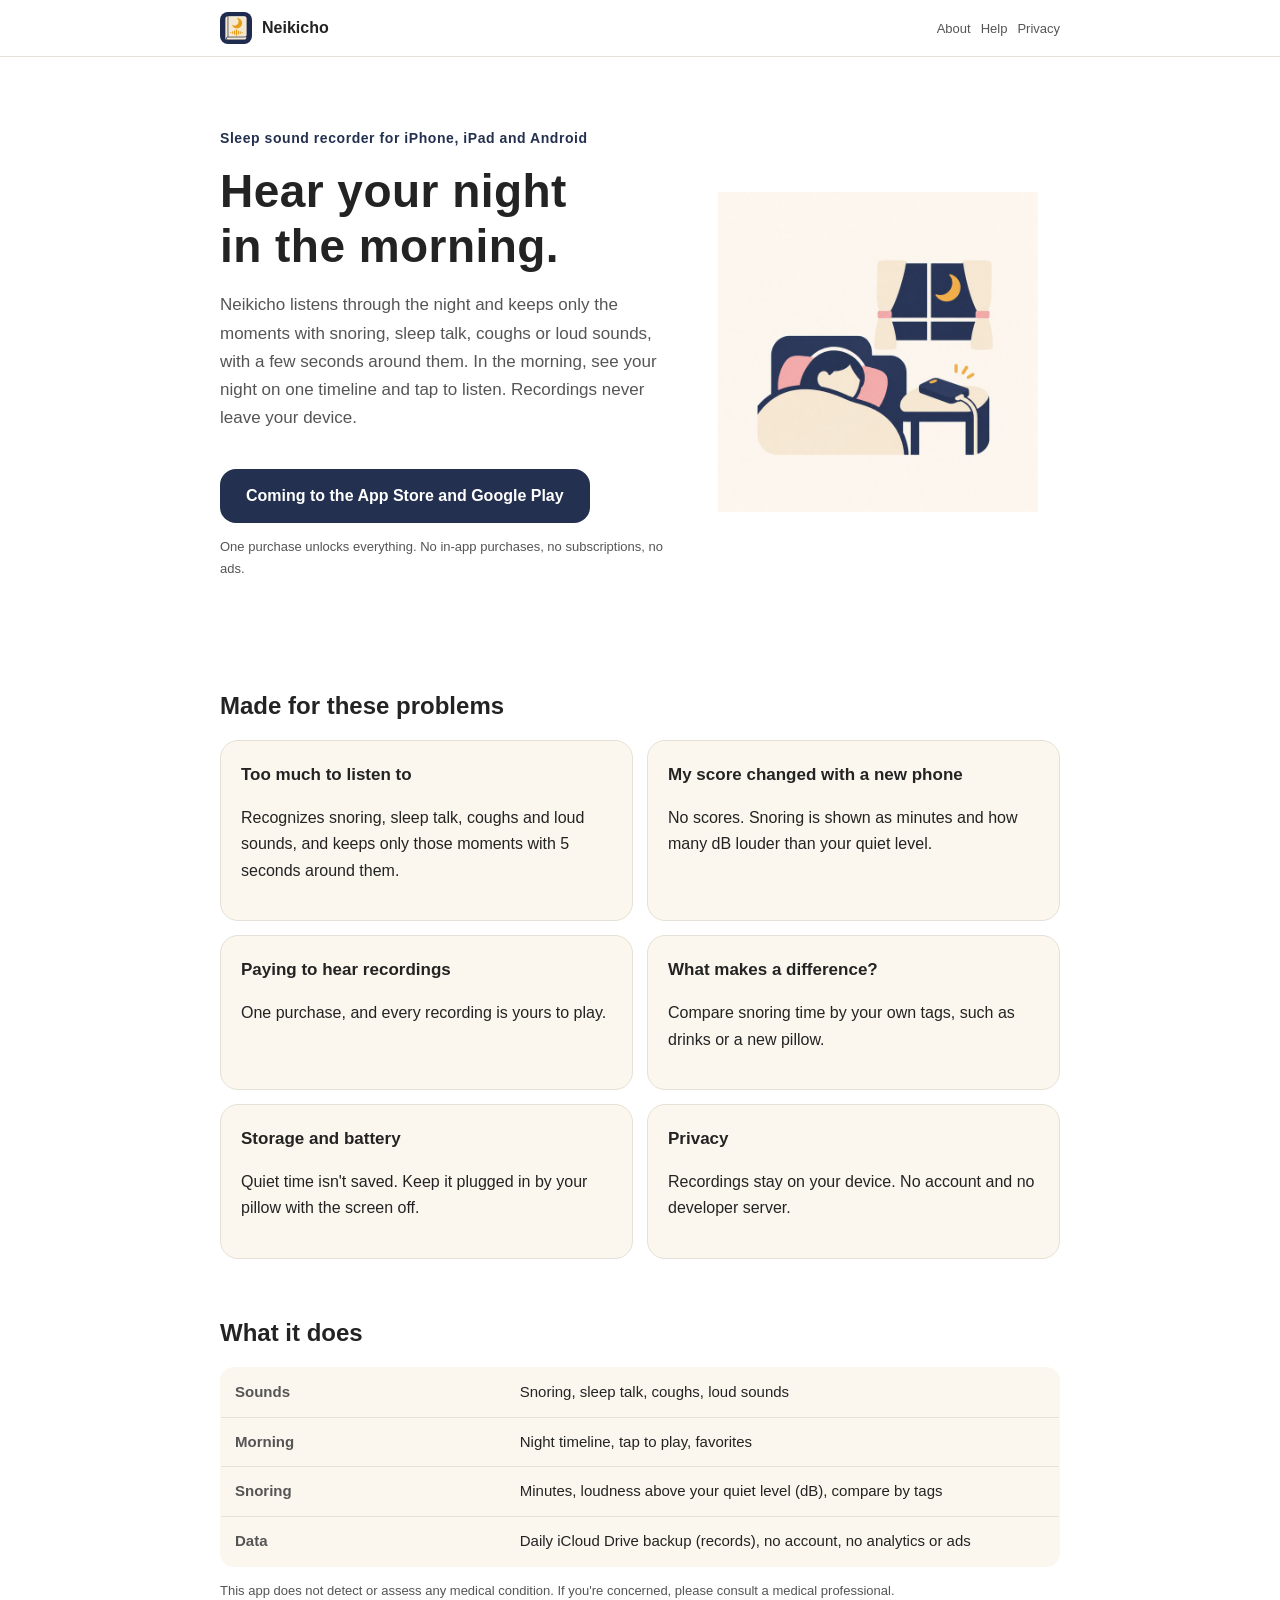
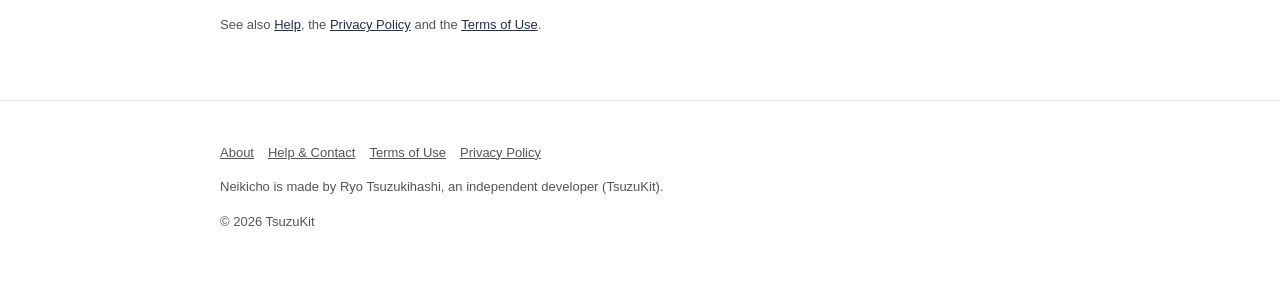
<file: index.html>
<!DOCTYPE html>
<html lang="ja" data-title-ja="ねいきちょう｜いびき・寝言の録音" data-title-en="Neikicho | Snore &amp; sleep talk recorder">
<head>
<meta charset="UTF-8">
<meta name="viewport" content="width=device-width, initial-scale=1">
<script>(function(){var l=navigator.languages&&navigator.languages.length?navigator.languages:[navigator.language||"ja"],p="en";for(var i=0;i<l.length;i++){var c=String(l[i]).toLowerCase();if(c.indexOf("ja")===0){p="ja";break}if(c.indexOf("en")===0){p="en";break}}var d=document.documentElement;d.lang=p;var t=d.getAttribute("data-title-"+p);if(t){document.title=t}})();</script>
<title>ねいきちょう｜いびき・寝言の録音</title>
<meta name="description" content="一晩の音から、いびき・寝言・せきの所だけを前後つきで残し、朝に夜の流れを1本の帯で見るアプリ。録った音は端末の中だけ。買い切り・広告なし。 / Keeps only snoring, sleep talk and coughs from a whole night, and shows your night on a timeline in the morning. Recordings stay on your device. One purchase, no ads.">
<meta property="og:title" content="ねいきちょう｜いびき・寝言の録音">
<meta property="og:description" content="一晩の音から、いびき・寝言・せきの所だけを前後つきで残し、朝に夜の流れを1本の帯で見るアプリ。録った音は端末の中だけ。買い切り・広告なし。">
<meta property="og:type" content="website">
<meta property="og:url" content="https://neikicho.tsuzukit.com/">
<meta property="og:image" content="https://neikicho.tsuzukit.com/assets/og.jpg">
<link rel="icon" href="assets/icon.png">
<link rel="apple-touch-icon" href="assets/icon.png">
<link rel="stylesheet" href="style.css">
</head>
<body>
<div data-l="ja" lang="ja">
<header class="site"><div class="wrap">
<a class="brand" href="./"><img src="assets/icon.png" alt="" width="32" height="32">ねいきちょう</a>
<nav class="site"><a href="./">紹介</a><a href="support.html">使い方</a><a href="privacy.html">プライバシー</a></nav>
</div></header>
<main class="wrap">
<section class="hero">
<div>
<p class="eyebrow">iPhone・iPad・Android の睡眠レコーダー</p>
<h1>夜の音を、<br>朝に読む。</h1>
<p class="lead">寝ているあいだの音を一晩聞いて、いびき・寝言・せき・大きな音があった所だけを、前後つきで残します。朝、夜の流れを1本の帯で見て、聞きたい所を押して聞けます。録った音は端末の外に送りません。</p>
<a class="cta" href="#store" id="store">App Store・Google Play で配信予定</a>
<p class="note">買い切りで全部の機能が使えます。アプリ内課金・サブスクリプション・広告はありません。</p>
</div>
<img src="assets/hero.jpg" alt="夜の帯に音のある所だけが立つイラスト" width="360">
</section>

<h2>こんな困りごとのために</h2>
<div class="grid two">
<div class="card"><h3>何でも録られて聞くのが大変</h3><p>いびき・寝言・せき・大きな音を見分けて、その所だけを前後5秒つきで残します。</p></div>
<div class="card"><h3>機種を変えたら点数が変わった</h3><p>点数を出しません。いびきは「何分あったか」と「静かなときより何 dB 大きいか」で。</p></div>
<div class="card"><h3>録音を聞くのに追加のお金</h3><p>買い切りで、録った音は全部聞けます。</p></div>
<div class="card"><h3>何をすると変わるか知りたい</h3><p>お酒・枕など、自分で付けた札ごとに、いびきの時間を比べられます。</p></div>
<div class="card"><h3>容量と電池が心配</h3><p>静かな時間は残しません。枕元で充電につないで、画面を消して使えます。</p></div>
<div class="card"><h3>人に聞かれたくない</h3><p>録った音は端末の中だけ。アカウントも、開発者のサーバーもありません。</p></div>
</div>

<h2>できること</h2>
<table>
<tr><th>見分ける音</th><td>いびき・寝言・せき・大きな音</td></tr>
<tr><th>朝</th><td>夜の帯・押して再生・お気に入り</td></tr>
<tr><th>いびき</th><td>時間（分）・静かなときからの大きさ（dB）・札ごとの比べ</td></tr>
<tr><th>データ</th><td>iCloud Drive の毎日の控え（記録）・アカウントなし・解析と広告なし</td></tr>
</table>
<p class="note">病気を見つけたり、判断したりするアプリではありません。気になるときは医療機関にご相談ください。</p>
<p class="note"><a href="support.html">使い方</a>・<a href="privacy.html">プライバシーポリシー</a>・<a href="terms.html">利用規約</a>もご覧ください。</p>
</main>
<footer class="site"><div class="wrap">
<p><a href="./">紹介</a><a href="support.html">使い方とお問い合わせ</a><a href="terms.html">利用規約</a><a href="privacy.html">プライバシーポリシー</a></p>
<p>ねいきちょうは、個人開発者の續橋涼（TsuzuKit）が作っているアプリです。</p>
<p>© 2026 TsuzuKit</p>
</div></footer>
</div>
<div data-l="en" lang="en">
<header class="site"><div class="wrap">
<a class="brand" href="./"><img src="assets/icon.png" alt="" width="32" height="32">Neikicho</a>
<nav class="site"><a href="./">About</a><a href="support.html">Help</a><a href="privacy.html">Privacy</a></nav>
</div></header>
<main class="wrap">
<section class="hero">
<div>
<p class="eyebrow">Sleep sound recorder for iPhone, iPad and Android</p>
<h1>Hear your night<br>in the morning.</h1>
<p class="lead">Neikicho listens through the night and keeps only the moments with snoring, sleep talk, coughs or loud sounds, with a few seconds around them. In the morning, see your night on one timeline and tap to listen. Recordings never leave your device.</p>
<a class="cta" href="#store" id="store">Coming to the App Store and Google Play</a>
<p class="note">One purchase unlocks everything. No in-app purchases, no subscriptions, no ads.</p>
</div>
<img src="assets/hero.jpg" alt="Illustration of a night timeline with a few sound peaks" width="360">
</section>

<h2>Made for these problems</h2>
<div class="grid two">
<div class="card"><h3>Too much to listen to</h3><p>Recognizes snoring, sleep talk, coughs and loud sounds, and keeps only those moments with 5 seconds around them.</p></div>
<div class="card"><h3>My score changed with a new phone</h3><p>No scores. Snoring is shown as minutes and how many dB louder than your quiet level.</p></div>
<div class="card"><h3>Paying to hear recordings</h3><p>One purchase, and every recording is yours to play.</p></div>
<div class="card"><h3>What makes a difference?</h3><p>Compare snoring time by your own tags, such as drinks or a new pillow.</p></div>
<div class="card"><h3>Storage and battery</h3><p>Quiet time isn't saved. Keep it plugged in by your pillow with the screen off.</p></div>
<div class="card"><h3>Privacy</h3><p>Recordings stay on your device. No account and no developer server.</p></div>
</div>

<h2>What it does</h2>
<table>
<tr><th>Sounds</th><td>Snoring, sleep talk, coughs, loud sounds</td></tr>
<tr><th>Morning</th><td>Night timeline, tap to play, favorites</td></tr>
<tr><th>Snoring</th><td>Minutes, loudness above your quiet level (dB), compare by tags</td></tr>
<tr><th>Data</th><td>Daily iCloud Drive backup (records), no account, no analytics or ads</td></tr>
</table>
<p class="note">This app does not detect or assess any medical condition. If you're concerned, please consult a medical professional.</p>
<p class="note">See also <a href="support.html">Help</a>, the <a href="privacy.html">Privacy Policy</a> and the <a href="terms.html">Terms of Use</a>.</p>
</main>
<footer class="site"><div class="wrap">
<p><a href="./">About</a><a href="support.html">Help & Contact</a><a href="terms.html">Terms of Use</a><a href="privacy.html">Privacy Policy</a></p>
<p>Neikicho is made by Ryo Tsuzukihashi, an independent developer (TsuzuKit).</p>
<p>© 2026 TsuzuKit</p>
</div></footer>
</div>
</body>
</html>
</file>
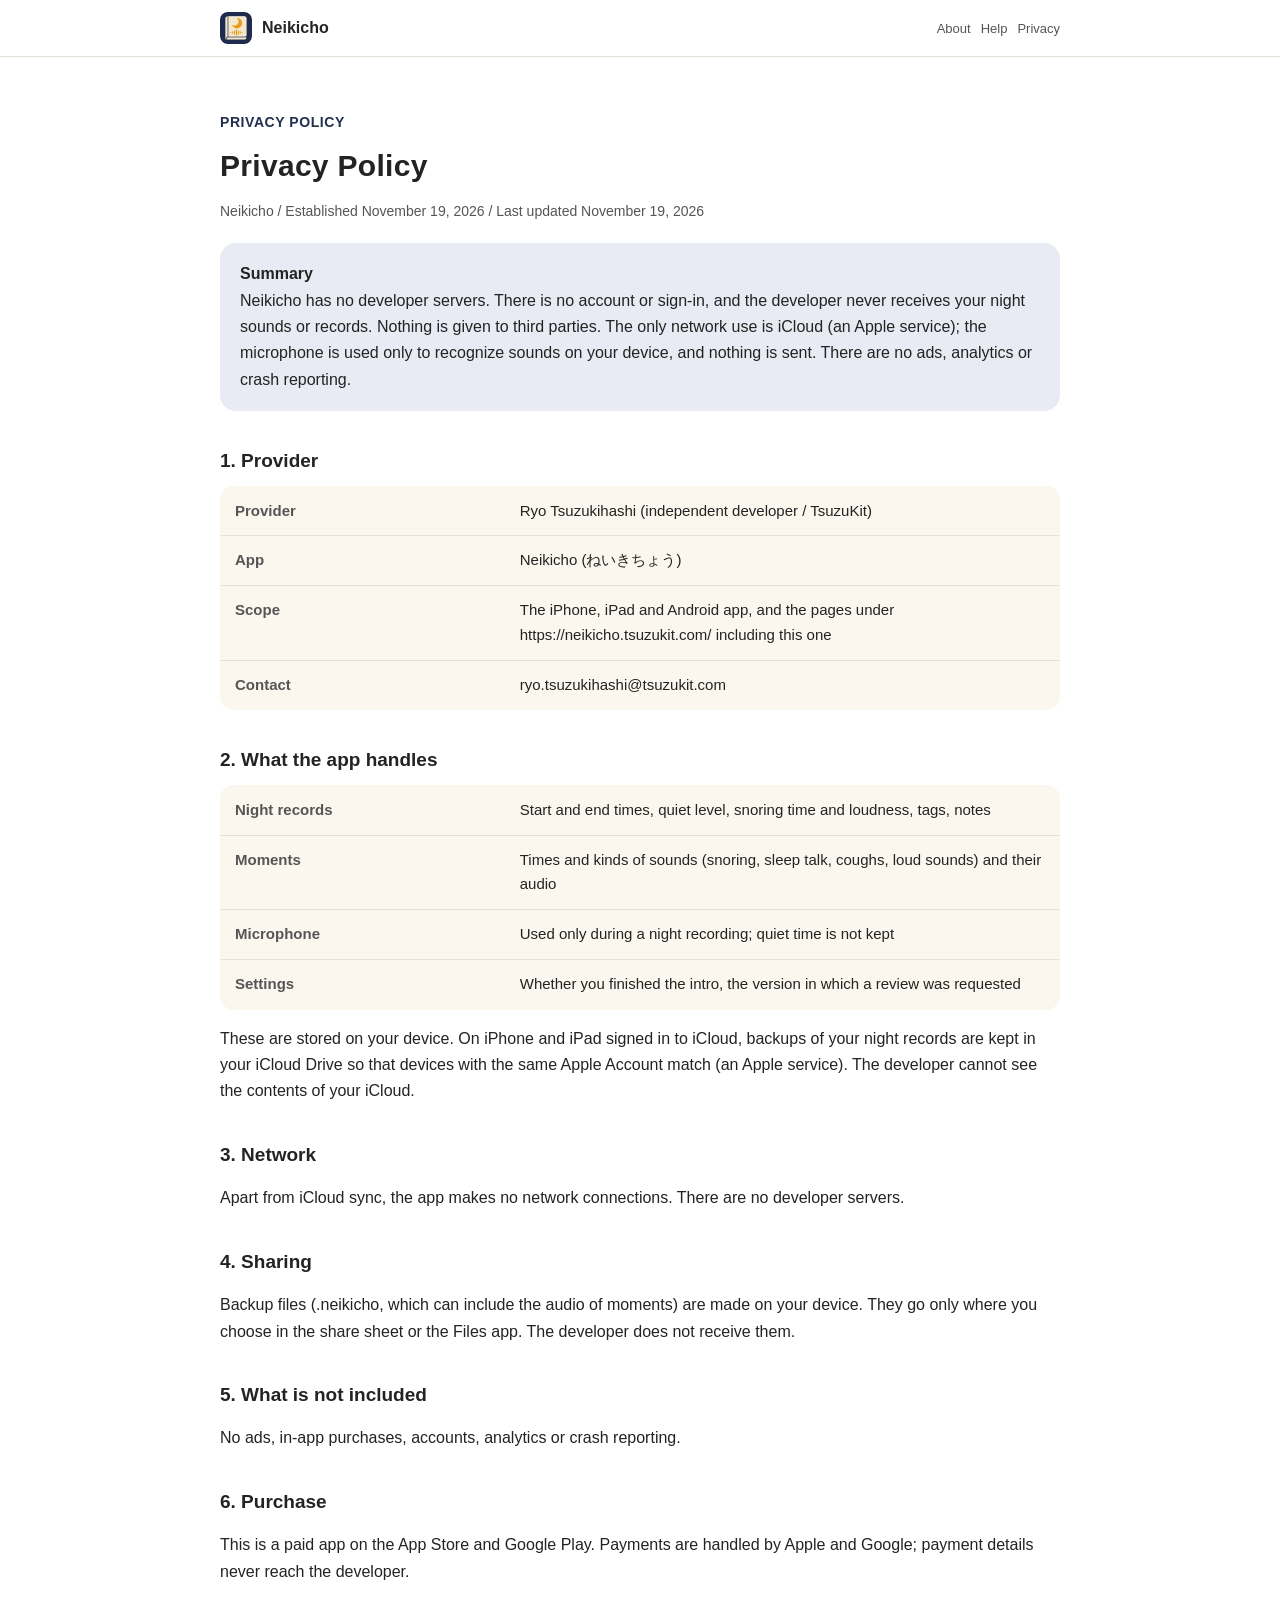
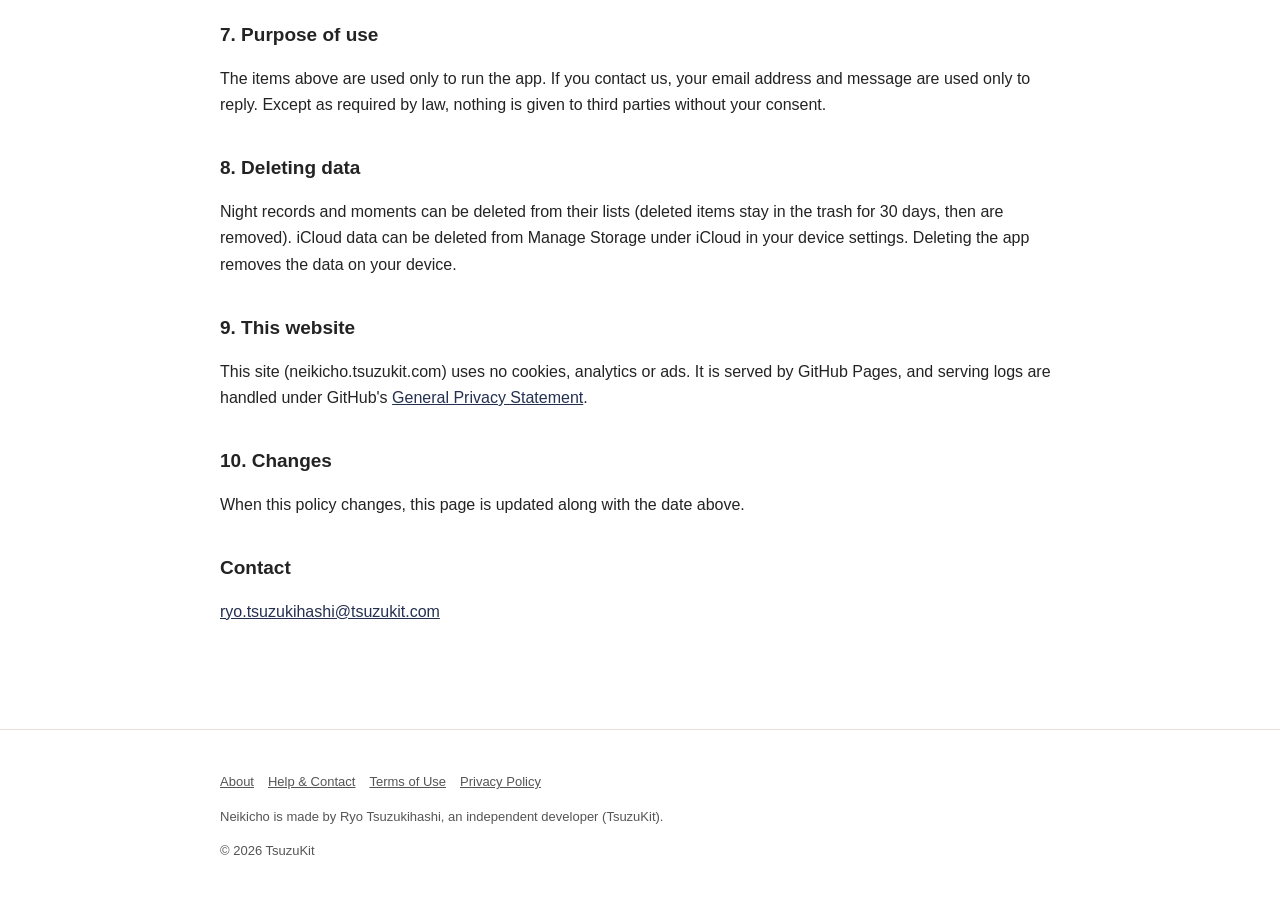
<file: privacy.html>
<!DOCTYPE html>
<html lang="ja" data-title-ja="プライバシーポリシー - ねいきちょう" data-title-en="Privacy Policy - Neikicho">
<head>
<meta charset="UTF-8">
<meta name="viewport" content="width=device-width, initial-scale=1">
<script>(function(){var l=navigator.languages&&navigator.languages.length?navigator.languages:[navigator.language||"ja"],p="en";for(var i=0;i<l.length;i++){var c=String(l[i]).toLowerCase();if(c.indexOf("ja")===0){p="ja";break}if(c.indexOf("en")===0){p="en";break}}var d=document.documentElement;d.lang=p;var t=d.getAttribute("data-title-"+p);if(t){document.title=t}})();</script>
<title>プライバシーポリシー - ねいきちょう</title>
<meta name="description" content="ねいきちょうのプライバシーポリシー。開発者は個人情報を集めません。録った音は端末の外に送りません。 / Privacy Policy for Neikicho. The developer collects no personal information. Recordings never leave your device.">
<meta property="og:title" content="プライバシーポリシー - ねいきちょう">
<meta property="og:description" content="ねいきちょうのプライバシーポリシー。開発者は個人情報を集めません。録った音は端末の外に送りません。">
<meta property="og:type" content="website">
<meta property="og:url" content="https://neikicho.tsuzukit.com/privacy.html">
<meta property="og:image" content="https://neikicho.tsuzukit.com/assets/og.jpg">
<link rel="icon" href="assets/icon.png">
<link rel="apple-touch-icon" href="assets/icon.png">
<link rel="stylesheet" href="style.css">
</head>
<body>
<div data-l="ja" lang="ja">
<header class="site"><div class="wrap">
<a class="brand" href="./"><img src="assets/icon.png" alt="" width="32" height="32">ねいきちょう</a>
<nav class="site"><a href="./">紹介</a><a href="support.html">使い方</a><a href="privacy.html">プライバシー</a></nav>
</div></header>
<main class="wrap">
<article class="doc">
<p class="eyebrow">PRIVACY POLICY</p>
<h1>プライバシーポリシー</h1>
<p class="meta">ねいきちょう／制定日 2026年11月19日／改定日 2026年11月19日</p>
<div class="summary"><strong>このポリシーの要旨</strong><br>ねいきちょうは、開発者のサーバーを持たないアプリです。アカウント登録やログインはなく、開発者があなたの夜の音や記録を受け取ることはありません。第三者に渡すこともありません。通信は iCloud（Apple のサービス）だけで、マイクの音は端末の中で見分けるだけで、送信しません。広告、分析ツール、クラッシュを報告する仕組みは入れていません。</div>
<h2>1. 提供者</h2>
<table>
<tr><th>提供者</th><td>續橋涼（個人開発者 / TsuzuKit）</td></tr>
<tr><th>アプリ名</th><td>ねいきちょう（英語名 Neikicho）</td></tr>
<tr><th>対象</th><td>iPhone・iPad・Android 向けアプリと、このページを含む https://neikicho.tsuzukit.com/ 配下のページ</td></tr>
<tr><th>連絡先</th><td>ryo.tsuzukihashi@tsuzukit.com</td></tr>
</table>
<h2>2. アプリが扱うもの</h2>
<table>
<tr><th>夜の記録</th><td>始めた時刻・終えた時刻・静かさ・いびきの時間と大きさ・札・メモ</td></tr>
<tr><th>区間</th><td>音のあった所の時刻・種類（いびき・寝言・せき・大きな音）・その所の音声</td></tr>
<tr><th>マイク</th><td>夜の記録のあいだだけ使います。静かな時間の音は残しません</td></tr>
<tr><th>アプリの設定</th><td>案内を終えたかどうか・レビューのお願いを出した版</td></tr>
</table>
<p>これらは端末の中に保存します。iCloud に入っている iPhone・iPad では、夜の記録の控えをあなたの iCloud Drive に置き、同じ Apple アカウントの端末でそろえます（Apple のサービス）。開発者は、あなたの iCloud の中身を見ることはできません。</p>
<h2>3. 通信</h2>
<p>iCloud との同期のほかに、通信はしません。開発者のサーバーはありません。</p>
<h2>4. 書き出し</h2>
<p>控えのファイル（.neikicho・区間の音声を含めることができます）は端末の中で作ります。送り先は、あなたが共有の画面やファイル App で選んだ場所です。開発者には届きません。</p>
<h2>5. 入れていないもの</h2>
<p>広告・アプリ内課金・アカウント登録・分析ツール・クラッシュの報告は入れていません。</p>
<h2>6. 購入</h2>
<p>本アプリは App Store と Google Play の有料アプリです。お支払いは Apple・Google が処理し、支払いの情報は開発者には届きません。</p>
<h2>7. 情報を使う目的</h2>
<p>上のものは、アプリを動かすためだけに使います。お問い合わせをいただいたときは、メールアドレスと内容をお返事のためだけに使います。法令にもとづく場合を除き、本人の同意なく第三者に渡すことはありません。</p>
<h2>8. 消したいとき</h2>
<p>夜の記録と区間は、それぞれの一覧から消せます（消したものはゴミ箱に30日残り、そのあと消えます）。iCloud の記録は、端末の設定の iCloud の「ストレージを管理」から消せます。アプリを消すと、端末の中のデータは消えます。</p>
<h2>9. このウェブサイトについて</h2>
<p>このサイト（neikicho.tsuzukit.com）は、Cookie も、アクセスを計測する仕組みも、広告も使っていません。サイトは GitHub Pages で配信しており、配信の記録は GitHub の <a href="https://docs.github.com/ja/site-policy/privacy-policies/github-general-privacy-statement">プライバシーについての声明</a> に沿って扱われます。</p>
<h2>10. 改定</h2>
<p>このポリシーを変えるときは、このページを書きかえ、上の改定日を新しくします。</p>
<h2>お問い合わせ</h2>
<p><a href="mailto:ryo.tsuzukihashi@tsuzukit.com">ryo.tsuzukihashi@tsuzukit.com</a></p>
</article>
</main>
<footer class="site"><div class="wrap">
<p><a href="./">紹介</a><a href="support.html">使い方とお問い合わせ</a><a href="terms.html">利用規約</a><a href="privacy.html">プライバシーポリシー</a></p>
<p>ねいきちょうは、個人開発者の續橋涼（TsuzuKit）が作っているアプリです。</p>
<p>© 2026 TsuzuKit</p>
</div></footer>
</div>
<div data-l="en" lang="en">
<header class="site"><div class="wrap">
<a class="brand" href="./"><img src="assets/icon.png" alt="" width="32" height="32">Neikicho</a>
<nav class="site"><a href="./">About</a><a href="support.html">Help</a><a href="privacy.html">Privacy</a></nav>
</div></header>
<main class="wrap">
<article class="doc">
<p class="eyebrow">PRIVACY POLICY</p>
<h1>Privacy Policy</h1>
<p class="meta">Neikicho / Established November 19, 2026 / Last updated November 19, 2026</p>
<div class="summary"><strong>Summary</strong><br>Neikicho has no developer servers. There is no account or sign-in, and the developer never receives your night sounds or records. Nothing is given to third parties. The only network use is iCloud (an Apple service); the microphone is used only to recognize sounds on your device, and nothing is sent. There are no ads, analytics or crash reporting.</div>
<h2>1. Provider</h2>
<table>
<tr><th>Provider</th><td>Ryo Tsuzukihashi (independent developer / TsuzuKit)</td></tr>
<tr><th>App</th><td>Neikicho (ねいきちょう)</td></tr>
<tr><th>Scope</th><td>The iPhone, iPad and Android app, and the pages under https://neikicho.tsuzukit.com/ including this one</td></tr>
<tr><th>Contact</th><td>ryo.tsuzukihashi@tsuzukit.com</td></tr>
</table>
<h2>2. What the app handles</h2>
<table>
<tr><th>Night records</th><td>Start and end times, quiet level, snoring time and loudness, tags, notes</td></tr>
<tr><th>Moments</th><td>Times and kinds of sounds (snoring, sleep talk, coughs, loud sounds) and their audio</td></tr>
<tr><th>Microphone</th><td>Used only during a night recording; quiet time is not kept</td></tr>
<tr><th>Settings</th><td>Whether you finished the intro, the version in which a review was requested</td></tr>
</table>
<p>These are stored on your device. On iPhone and iPad signed in to iCloud, backups of your night records are kept in your iCloud Drive so that devices with the same Apple Account match (an Apple service). The developer cannot see the contents of your iCloud.</p>
<h2>3. Network</h2>
<p>Apart from iCloud sync, the app makes no network connections. There are no developer servers.</p>
<h2>4. Sharing</h2>
<p>Backup files (.neikicho, which can include the audio of moments) are made on your device. They go only where you choose in the share sheet or the Files app. The developer does not receive them.</p>
<h2>5. What is not included</h2>
<p>No ads, in-app purchases, accounts, analytics or crash reporting.</p>
<h2>6. Purchase</h2>
<p>This is a paid app on the App Store and Google Play. Payments are handled by Apple and Google; payment details never reach the developer.</p>
<h2>7. Purpose of use</h2>
<p>The items above are used only to run the app. If you contact us, your email address and message are used only to reply. Except as required by law, nothing is given to third parties without your consent.</p>
<h2>8. Deleting data</h2>
<p>Night records and moments can be deleted from their lists (deleted items stay in the trash for 30 days, then are removed). iCloud data can be deleted from Manage Storage under iCloud in your device settings. Deleting the app removes the data on your device.</p>
<h2>9. This website</h2>
<p>This site (neikicho.tsuzukit.com) uses no cookies, analytics or ads. It is served by GitHub Pages, and serving logs are handled under GitHub's <a href="https://docs.github.com/en/site-policy/privacy-policies/github-general-privacy-statement">General Privacy Statement</a>.</p>
<h2>10. Changes</h2>
<p>When this policy changes, this page is updated along with the date above.</p>
<h2>Contact</h2>
<p><a href="mailto:ryo.tsuzukihashi@tsuzukit.com">ryo.tsuzukihashi@tsuzukit.com</a></p>
</article>
</main>
<footer class="site"><div class="wrap">
<p><a href="./">About</a><a href="support.html">Help & Contact</a><a href="terms.html">Terms of Use</a><a href="privacy.html">Privacy Policy</a></p>
<p>Neikicho is made by Ryo Tsuzukihashi, an independent developer (TsuzuKit).</p>
<p>© 2026 TsuzuKit</p>
</div></footer>
</div>
</body>
</html>
</file>
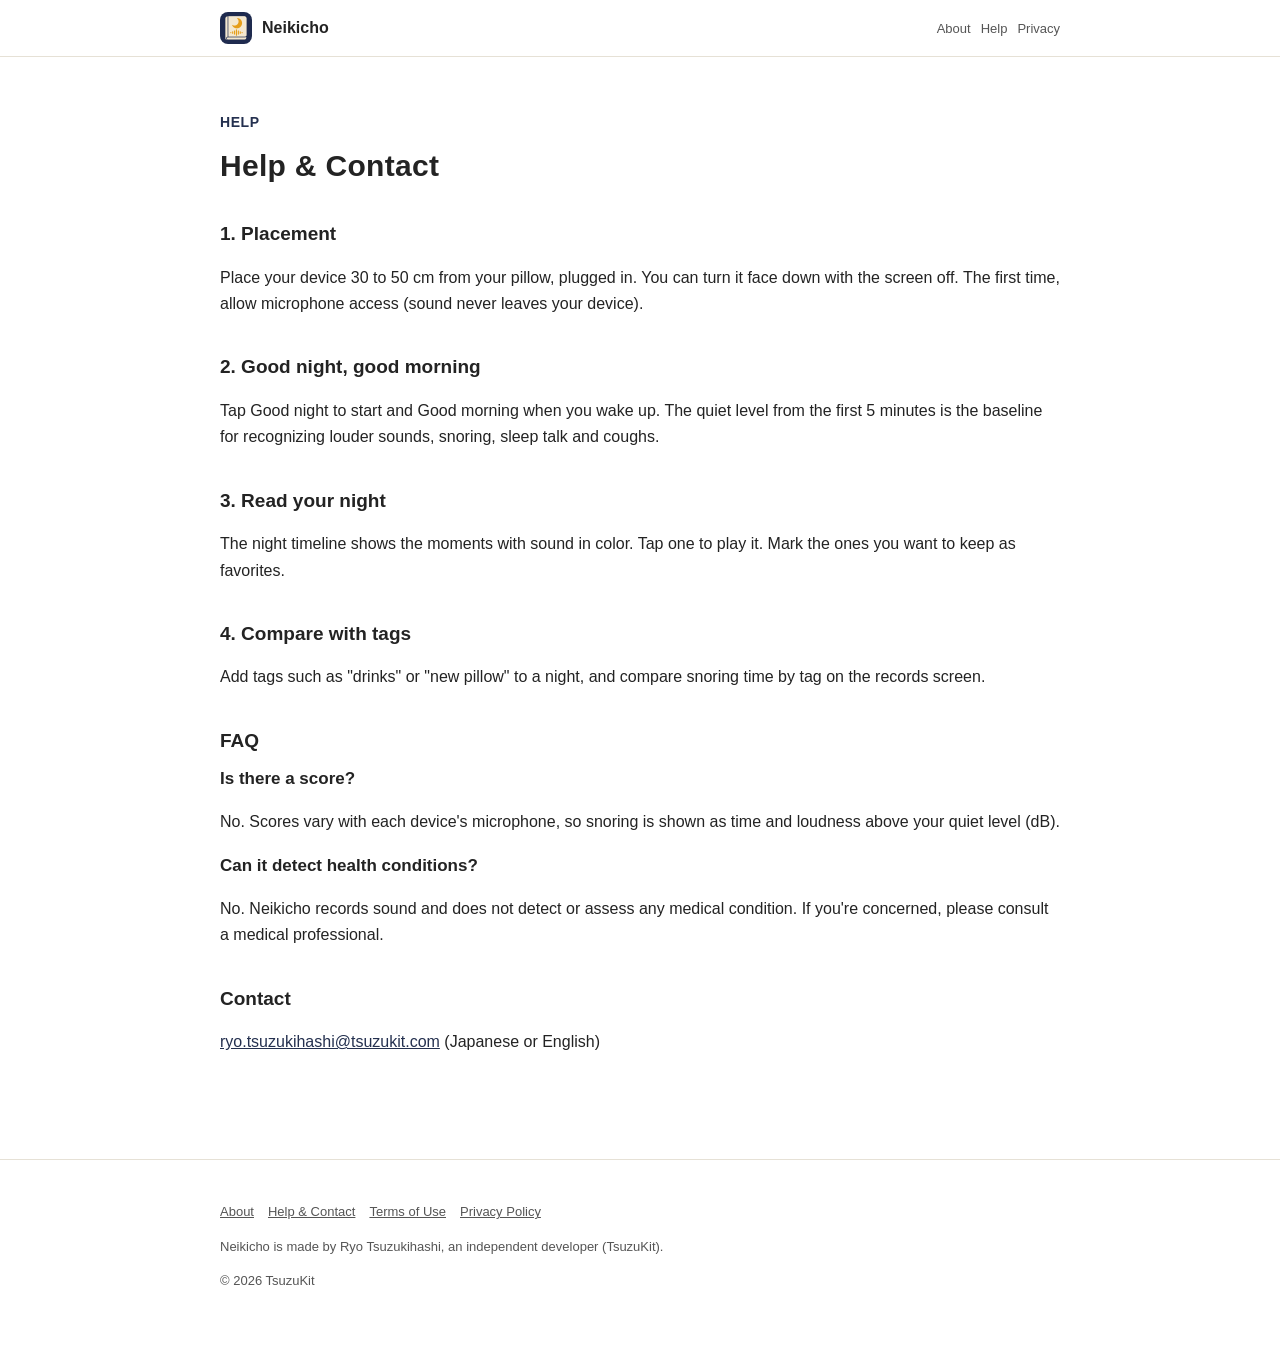
<file: support.html>
<!DOCTYPE html>
<html lang="ja" data-title-ja="使い方とお問い合わせ - ねいきちょう" data-title-en="Help &amp; Contact - Neikicho">
<head>
<meta charset="UTF-8">
<meta name="viewport" content="width=device-width, initial-scale=1">
<script>(function(){var l=navigator.languages&&navigator.languages.length?navigator.languages:[navigator.language||"ja"],p="en";for(var i=0;i<l.length;i++){var c=String(l[i]).toLowerCase();if(c.indexOf("ja")===0){p="ja";break}if(c.indexOf("en")===0){p="en";break}}var d=document.documentElement;d.lang=p;var t=d.getAttribute("data-title-"+p);if(t){document.title=t}})();</script>
<title>使い方とお問い合わせ - ねいきちょう</title>
<meta name="description" content="ねいきちょうの使い方（置き方・朝の帯・いびきの時間と大きさ・札）とよくあるご質問、お問い合わせ。 / How to use Neikicho (placement, the morning timeline, snoring time and loudness, tags), FAQ and contact.">
<meta property="og:title" content="使い方とお問い合わせ - ねいきちょう">
<meta property="og:description" content="ねいきちょうの使い方（置き方・朝の帯・いびきの時間と大きさ・札）とよくあるご質問、お問い合わせ。">
<meta property="og:type" content="website">
<meta property="og:url" content="https://neikicho.tsuzukit.com/support.html">
<meta property="og:image" content="https://neikicho.tsuzukit.com/assets/og.jpg">
<link rel="icon" href="assets/icon.png">
<link rel="apple-touch-icon" href="assets/icon.png">
<link rel="stylesheet" href="style.css">
</head>
<body>
<div data-l="ja" lang="ja">
<header class="site"><div class="wrap">
<a class="brand" href="./"><img src="assets/icon.png" alt="" width="32" height="32">ねいきちょう</a>
<nav class="site"><a href="./">紹介</a><a href="support.html">使い方</a><a href="privacy.html">プライバシー</a></nav>
</div></header>
<main class="wrap">
<article class="doc">
<p class="eyebrow">HELP</p>
<h1>使い方とお問い合わせ</h1>
<h2>1. 置き方</h2>
<p>枕元の 30〜50 cm ほどの所に、充電につないで置きます。画面は下に向けて消してかまいません。はじめてのときに、マイクの使用を許可してください（音は端末の外に送りません）。</p>
<h2>2. おやすみ・おはよう</h2>
<p>［おやすみ］で始め、起きたら［おはよう］で終えます。はじめの 5 分の静かさを基準にして、それより大きい音や、いびき・寝言・せきを見分けます。</p>
<h2>3. 朝に読む</h2>
<p>夜の帯に、音のあった所が色で並びます。押すとその所を再生します。残したいものはお気に入りに。</p>
<h2>4. 札で比べる</h2>
<p>夜に「お酒」「枕を変えた」などの札を付けておくと、記録の画面で札ごとのいびきの時間を比べられます。</p>
<h2>よくあるご質問</h2>
<h3>点数はありますか</h3>
<p>ありません。機種のマイクで変わりやすいので、いびきは「時間」と「静かなときからの大きさ（dB）」で出します。</p>
<h3>病気が分かりますか</h3>
<p>分かりません。ねいきちょうは音の記録のアプリで、病気を見つけたり判断したりはしません。気になるときは医療機関にご相談ください。</p>
<h2>お問い合わせ</h2>
<p><a href="mailto:ryo.tsuzukihashi@tsuzukit.com">ryo.tsuzukihashi@tsuzukit.com</a>（日本語・英語）</p>
</article>
</main>
<footer class="site"><div class="wrap">
<p><a href="./">紹介</a><a href="support.html">使い方とお問い合わせ</a><a href="terms.html">利用規約</a><a href="privacy.html">プライバシーポリシー</a></p>
<p>ねいきちょうは、個人開発者の續橋涼（TsuzuKit）が作っているアプリです。</p>
<p>© 2026 TsuzuKit</p>
</div></footer>
</div>
<div data-l="en" lang="en">
<header class="site"><div class="wrap">
<a class="brand" href="./"><img src="assets/icon.png" alt="" width="32" height="32">Neikicho</a>
<nav class="site"><a href="./">About</a><a href="support.html">Help</a><a href="privacy.html">Privacy</a></nav>
</div></header>
<main class="wrap">
<article class="doc">
<p class="eyebrow">HELP</p>
<h1>Help &amp; Contact</h1>
<h2>1. Placement</h2>
<p>Place your device 30 to 50 cm from your pillow, plugged in. You can turn it face down with the screen off. The first time, allow microphone access (sound never leaves your device).</p>
<h2>2. Good night, good morning</h2>
<p>Tap Good night to start and Good morning when you wake up. The quiet level from the first 5 minutes is the baseline for recognizing louder sounds, snoring, sleep talk and coughs.</p>
<h2>3. Read your night</h2>
<p>The night timeline shows the moments with sound in color. Tap one to play it. Mark the ones you want to keep as favorites.</p>
<h2>4. Compare with tags</h2>
<p>Add tags such as "drinks" or "new pillow" to a night, and compare snoring time by tag on the records screen.</p>
<h2>FAQ</h2>
<h3>Is there a score?</h3>
<p>No. Scores vary with each device's microphone, so snoring is shown as time and loudness above your quiet level (dB).</p>
<h3>Can it detect health conditions?</h3>
<p>No. Neikicho records sound and does not detect or assess any medical condition. If you're concerned, please consult a medical professional.</p>
<h2>Contact</h2>
<p><a href="mailto:ryo.tsuzukihashi@tsuzukit.com">ryo.tsuzukihashi@tsuzukit.com</a> (Japanese or English)</p>
</article>
</main>
<footer class="site"><div class="wrap">
<p><a href="./">About</a><a href="support.html">Help & Contact</a><a href="terms.html">Terms of Use</a><a href="privacy.html">Privacy Policy</a></p>
<p>Neikicho is made by Ryo Tsuzukihashi, an independent developer (TsuzuKit).</p>
<p>© 2026 TsuzuKit</p>
</div></footer>
</div>
</body>
</html>
</file>
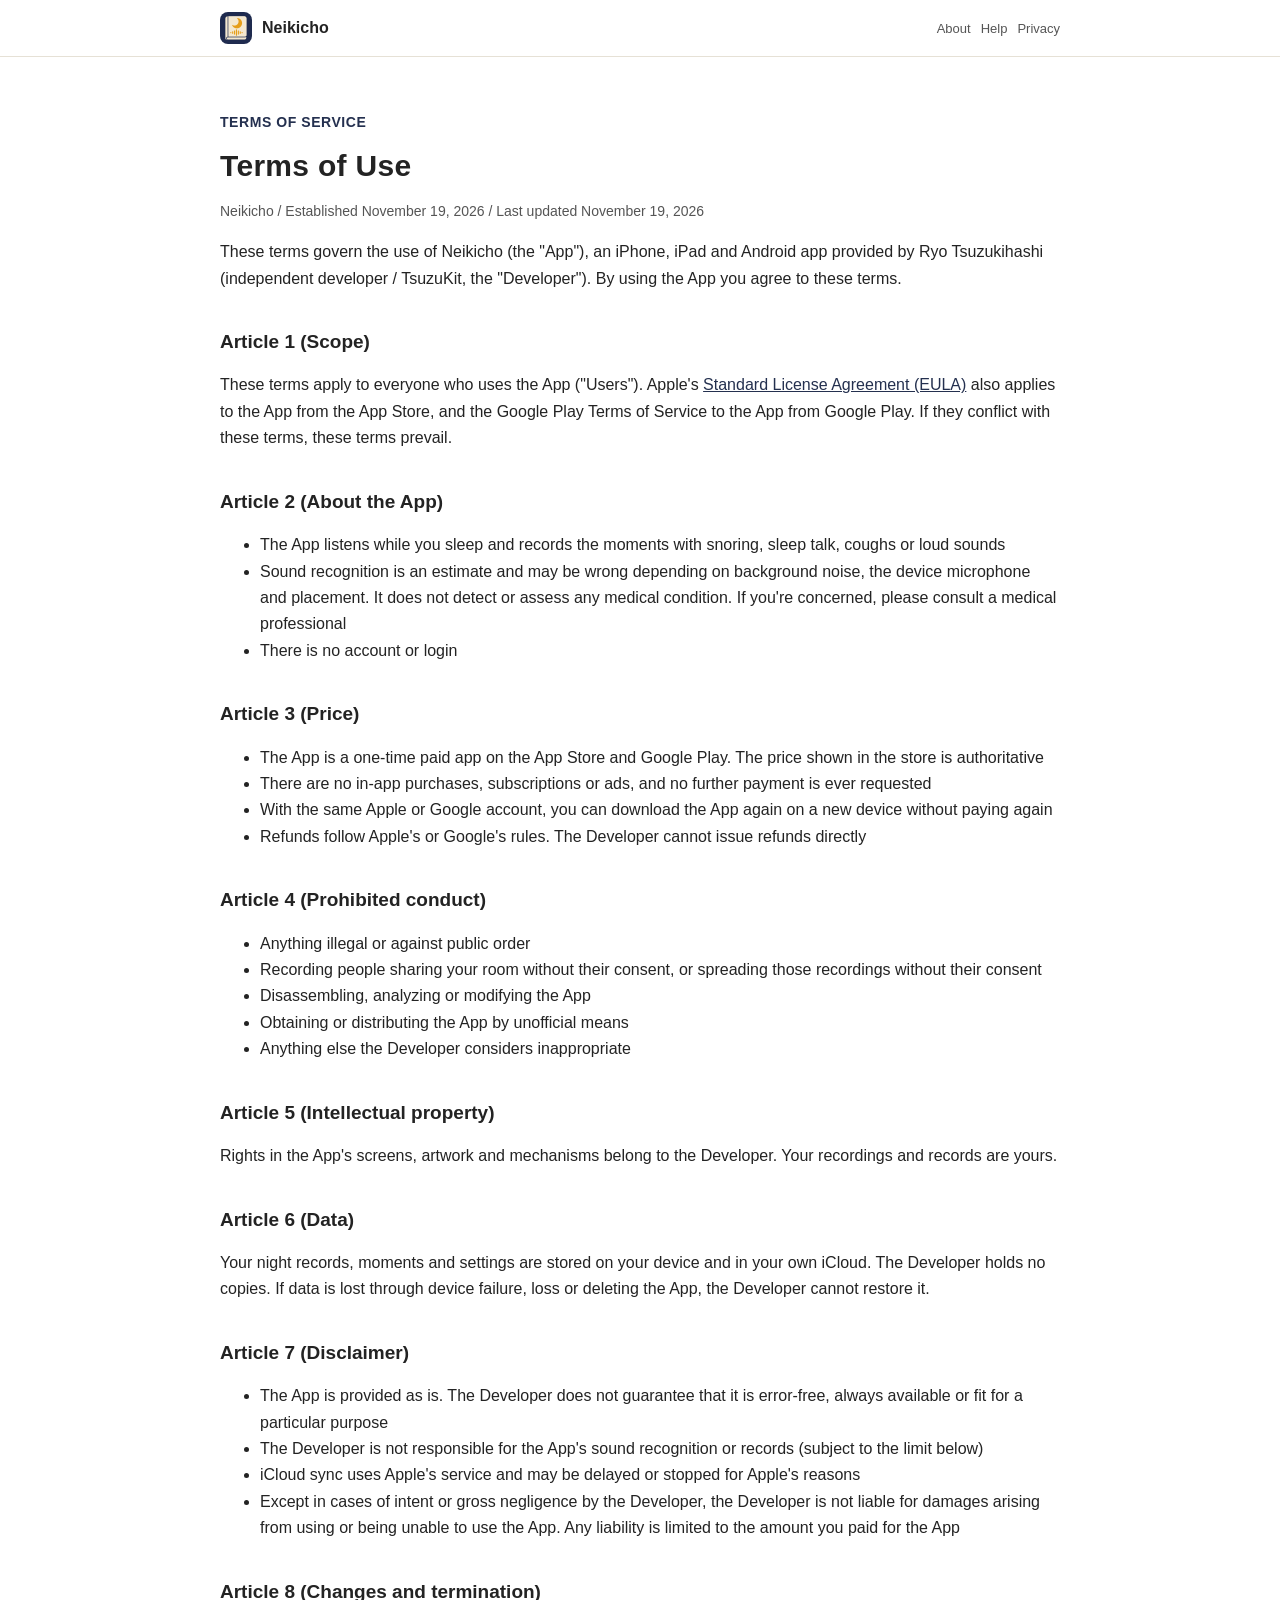
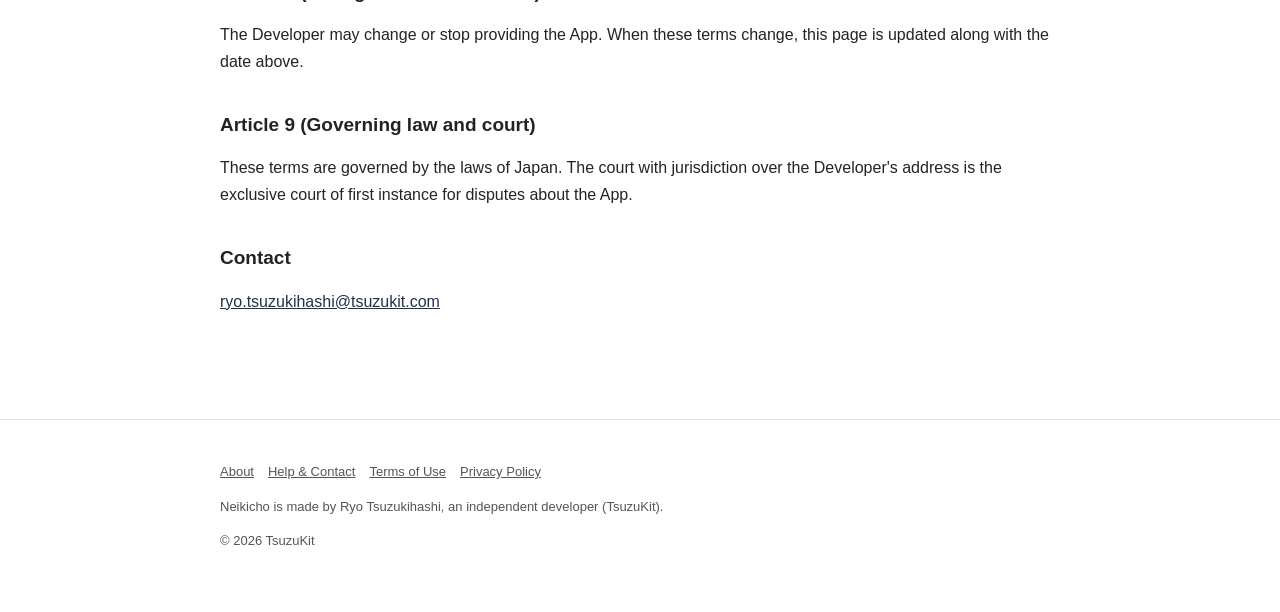
<file: terms.html>
<!DOCTYPE html>
<html lang="ja" data-title-ja="利用規約 - ねいきちょう" data-title-en="Terms of Use - Neikicho">
<head>
<meta charset="UTF-8">
<meta name="viewport" content="width=device-width, initial-scale=1">
<script>(function(){var l=navigator.languages&&navigator.languages.length?navigator.languages:[navigator.language||"ja"],p="en";for(var i=0;i<l.length;i++){var c=String(l[i]).toLowerCase();if(c.indexOf("ja")===0){p="ja";break}if(c.indexOf("en")===0){p="en";break}}var d=document.documentElement;d.lang=p;var t=d.getAttribute("data-title-"+p);if(t){document.title=t}})();</script>
<title>利用規約 - ねいきちょう</title>
<meta name="description" content="ねいきちょうの利用規約。 / Terms of Use for Neikicho.">
<meta property="og:title" content="利用規約 - ねいきちょう">
<meta property="og:description" content="ねいきちょうの利用規約。">
<meta property="og:type" content="website">
<meta property="og:url" content="https://neikicho.tsuzukit.com/terms.html">
<meta property="og:image" content="https://neikicho.tsuzukit.com/assets/og.jpg">
<link rel="icon" href="assets/icon.png">
<link rel="apple-touch-icon" href="assets/icon.png">
<link rel="stylesheet" href="style.css">
</head>
<body>
<div data-l="ja" lang="ja">
<header class="site"><div class="wrap">
<a class="brand" href="./"><img src="assets/icon.png" alt="" width="32" height="32">ねいきちょう</a>
<nav class="site"><a href="./">紹介</a><a href="support.html">使い方</a><a href="privacy.html">プライバシー</a></nav>
</div></header>
<main class="wrap">
<article class="doc">
<p class="eyebrow">TERMS OF SERVICE</p>
<h1>利用規約</h1>
<p class="meta">ねいきちょう／制定日 2026年11月19日／改定日 2026年11月19日</p>
<p>この規約は、續橋涼（個人開発者 / TsuzuKit。以下「開発者」）が提供する iPhone・iPad・Android アプリ「ねいきちょう」（以下「本アプリ」）を使うときの決まりです。本アプリを使った時点で、この規約に同意したものとします。</p>
<h2>第1条（適用）</h2>
<p>この規約は、本アプリを使うすべての方（以下「利用者」）に適用されます。App Store から入れた本アプリには、Apple が定める<a href="https://www.apple.com/legal/internet-services/itunes/dev/stdeula/">標準のライセンス契約（EULA）</a>も、Google Play から入れた本アプリには Google Play の利用規約も、あわせて適用されます。この規約とそれらが食い違うときは、この規約を優先します。</p>
<h2>第2条（本アプリについて）</h2>
<ul>
<li>本アプリは、寝ているあいだの音を聞いて、いびき・寝言・せき・大きな音のあった所を記録する道具です</li>
<li>音の見分けは目安です。まわりの音・端末のマイク・置き場所によって、見分けを誤ることがあります。病気を見つけたり判断したりする道具ではありません。気になるときは医療機関にご相談ください</li>
<li>アカウント登録やログインはありません</li>
</ul>
<h2>第3条（料金）</h2>
<ul>
<li>本アプリは、App Store・Google Play で購入する買い切りの有料アプリです。価格はストアに表示されるものが正です</li>
<li>アプリ内課金、サブスクリプション、広告はありません。購入したあとに追加の支払いを求めることはありません</li>
<li>同じ Apple アカウント・Google アカウントであれば、機種変更やアプリの入れ直しのときに、もう一度お支払いいただかずにダウンロードできます</li>
<li>返金は Apple・Google の規定に従います。開発者が直接返金することはできません</li>
</ul>
<h2>第4条（禁止事項）</h2>
<p>本アプリを使うとき、次のことをしてはいけません。</p>
<ul>
<li>法令や公序良俗に反すること</li>
<li>同じ部屋の人の了解なく録音すること・録った音を、その人の了解なく広めること</li>
<li>本アプリを分解・解析・改変すること</li>
<li>本アプリを正規の方法以外で入手したり、配ったりすること</li>
<li>そのほか、開発者が不適切と判断すること</li>
</ul>
<h2>第5条（知的財産）</h2>
<p>本アプリの画面・絵・仕組みについての権利は、開発者にあります。利用者が録った音と記録は、利用者のものです。</p>
<h2>第6条（データ）</h2>
<p>夜の記録・区間・設定は、利用者の端末と、利用者の iCloud に保存されます。開発者はその記録を持っていません。端末の故障や紛失、アプリの削除などで消えても、開発者は元に戻すことができません。</p>
<h2>第7条（免責事項）</h2>
<ul>
<li>本アプリは、そのままの状態で提供します。開発者は、本アプリに誤りがないこと、いつでも使えること、特定の目的に合うことを保証しません</li>
<li>本アプリの音の見分けや記録の結果について、開発者は責任を負いません（下の項の上限のとおり）</li>
<li>iCloud の同期は Apple のサービスを使うため、Apple の都合で遅れたり止まったりすることがあります</li>
<li>本アプリを使ったこと、または使えなかったことで利用者や周りの人に損害が生じても、開発者に故意または重大な過失がある場合を除き、開発者は責任を負いません。責任を負う場合も、利用者が本アプリに支払った金額を上限とします</li>
</ul>
<h2>第8条（変更と終了）</h2>
<p>開発者は、本アプリの内容を変えること、提供を終えることがあります。この規約を変えるときは、このページを書きかえ、上の改定日を新しくします。</p>
<h2>第9条（準拠法と裁判所）</h2>
<p>この規約は日本法に従います。本アプリについての争いは、開発者の住所地を管轄する裁判所を、第一審の専属的な合意管轄裁判所とします。</p>
<h2>お問い合わせ</h2>
<p><a href="mailto:ryo.tsuzukihashi@tsuzukit.com">ryo.tsuzukihashi@tsuzukit.com</a></p>
</article>
</main>
<footer class="site"><div class="wrap">
<p><a href="./">紹介</a><a href="support.html">使い方とお問い合わせ</a><a href="terms.html">利用規約</a><a href="privacy.html">プライバシーポリシー</a></p>
<p>ねいきちょうは、個人開発者の續橋涼（TsuzuKit）が作っているアプリです。</p>
<p>© 2026 TsuzuKit</p>
</div></footer>
</div>
<div data-l="en" lang="en">
<header class="site"><div class="wrap">
<a class="brand" href="./"><img src="assets/icon.png" alt="" width="32" height="32">Neikicho</a>
<nav class="site"><a href="./">About</a><a href="support.html">Help</a><a href="privacy.html">Privacy</a></nav>
</div></header>
<main class="wrap">
<article class="doc">
<p class="eyebrow">TERMS OF SERVICE</p>
<h1>Terms of Use</h1>
<p class="meta">Neikicho / Established November 19, 2026 / Last updated November 19, 2026</p>
<p>These terms govern the use of Neikicho (the "App"), an iPhone, iPad and Android app provided by Ryo Tsuzukihashi (independent developer / TsuzuKit, the "Developer"). By using the App you agree to these terms.</p>
<h2>Article 1 (Scope)</h2>
<p>These terms apply to everyone who uses the App ("Users"). Apple's <a href="https://www.apple.com/legal/internet-services/itunes/dev/stdeula/">Standard License Agreement (EULA)</a> also applies to the App from the App Store, and the Google Play Terms of Service to the App from Google Play. If they conflict with these terms, these terms prevail.</p>
<h2>Article 2 (About the App)</h2>
<ul>
<li>The App listens while you sleep and records the moments with snoring, sleep talk, coughs or loud sounds</li>
<li>Sound recognition is an estimate and may be wrong depending on background noise, the device microphone and placement. It does not detect or assess any medical condition. If you're concerned, please consult a medical professional</li>
<li>There is no account or login</li>
</ul>
<h2>Article 3 (Price)</h2>
<ul>
<li>The App is a one-time paid app on the App Store and Google Play. The price shown in the store is authoritative</li>
<li>There are no in-app purchases, subscriptions or ads, and no further payment is ever requested</li>
<li>With the same Apple or Google account, you can download the App again on a new device without paying again</li>
<li>Refunds follow Apple's or Google's rules. The Developer cannot issue refunds directly</li>
</ul>
<h2>Article 4 (Prohibited conduct)</h2>
<ul>
<li>Anything illegal or against public order</li>
<li>Recording people sharing your room without their consent, or spreading those recordings without their consent</li>
<li>Disassembling, analyzing or modifying the App</li>
<li>Obtaining or distributing the App by unofficial means</li>
<li>Anything else the Developer considers inappropriate</li>
</ul>
<h2>Article 5 (Intellectual property)</h2>
<p>Rights in the App's screens, artwork and mechanisms belong to the Developer. Your recordings and records are yours.</p>
<h2>Article 6 (Data)</h2>
<p>Your night records, moments and settings are stored on your device and in your own iCloud. The Developer holds no copies. If data is lost through device failure, loss or deleting the App, the Developer cannot restore it.</p>
<h2>Article 7 (Disclaimer)</h2>
<ul>
<li>The App is provided as is. The Developer does not guarantee that it is error-free, always available or fit for a particular purpose</li>
<li>The Developer is not responsible for the App's sound recognition or records (subject to the limit below)</li>
<li>iCloud sync uses Apple's service and may be delayed or stopped for Apple's reasons</li>
<li>Except in cases of intent or gross negligence by the Developer, the Developer is not liable for damages arising from using or being unable to use the App. Any liability is limited to the amount you paid for the App</li>
</ul>
<h2>Article 8 (Changes and termination)</h2>
<p>The Developer may change or stop providing the App. When these terms change, this page is updated along with the date above.</p>
<h2>Article 9 (Governing law and court)</h2>
<p>These terms are governed by the laws of Japan. The court with jurisdiction over the Developer's address is the exclusive court of first instance for disputes about the App.</p>
<h2>Contact</h2>
<p><a href="mailto:ryo.tsuzukihashi@tsuzukit.com">ryo.tsuzukihashi@tsuzukit.com</a></p>
</article>
</main>
<footer class="site"><div class="wrap">
<p><a href="./">About</a><a href="support.html">Help & Contact</a><a href="terms.html">Terms of Use</a><a href="privacy.html">Privacy Policy</a></p>
<p>Neikicho is made by Ryo Tsuzukihashi, an independent developer (TsuzuKit).</p>
<p>© 2026 TsuzuKit</p>
</div></footer>
</div>
</body>
</html>
</file>
<file: style.css>
/* ねいきちょう — 白い地・墨の文字・藍の差し色（白の上で 4.5:1 以上） */
:root {
  --paper: #ffffff; --card: #fbf7ee; --ink: #232323; --sub: #555555; --line: #e6e1d6;
  --vermilion: #24304f; --vermilion-soft: #e8ebf3; --navy: #24304f; --correct: #24304f;
}
@media (prefers-color-scheme: dark) {
  :root { --paper: #121418; --card: #1b1e24; --ink: #eef0f4; --sub: #b4b9c4; --line: #2a2f38;
    --vermilion: #e8a33a; --vermilion-soft: #2a2418; --navy: #e8a33a; --correct: #e8a33a; }
}
* { box-sizing: border-box; }
html { -webkit-text-size-adjust: 100%; }
body { margin: 0; background: var(--paper); color: var(--ink); line-height: 1.8;
  font-family: -apple-system, BlinkMacSystemFont, "Hiragino Sans", "Hiragino Kaku Gothic ProN", "Noto Sans JP", sans-serif; }
a { color: var(--navy); }
.wrap { max-width: 880px; margin: 0 auto; padding: 0 20px; }
header.site { border-bottom: 1px solid var(--line); background: var(--paper); position: sticky; top: 0; z-index: 5; }
header.site .wrap { display: flex; align-items: center; gap: 16px; min-height: 56px; }
.brand { display: flex; align-items: center; gap: 10px; font-weight: 800; text-decoration: none; color: var(--ink); margin-right: auto; }
.brand img { width: 32px; height: 32px; border-radius: 8px; }
nav.site a { font-size: 14px; text-decoration: none; color: var(--sub); margin-left: 14px; white-space: nowrap; }
nav.site a:hover { color: var(--ink); }
.hero { padding: 56px 0 40px; display: grid; gap: 32px; align-items: center; }
@media (min-width: 760px) { .hero { grid-template-columns: 1.1fr 0.9fr; } }
.eyebrow { color: var(--vermilion); font-weight: 700; font-size: 14px; letter-spacing: 0.04em; }
h1 { font-size: clamp(30px, 6vw, 46px); line-height: 1.35; margin: 8px 0 16px; letter-spacing: 0.01em; }
h2 { font-size: 24px; margin: 56px 0 16px; line-height: 1.5; }
h3 { font-size: 17px; margin: 0 0 6px; }
.lead { font-size: 17px; color: var(--sub); }
.cta { display: inline-block; margin-top: 20px; background: var(--vermilion); color: #ffffff; font-weight: 700; text-decoration: none;
  padding: 14px 26px; border-radius: 16px; }
.note { font-size: 13px; color: var(--sub); }
.hero img { width: 100%; max-width: 320px; height: auto; justify-self: center; }
.grid { display: grid; gap: 14px; }
@media (min-width: 700px) { .grid.two { grid-template-columns: 1fr 1fr; } .grid.three { grid-template-columns: repeat(3, 1fr); } }
.card { background: var(--card); border: 1px solid var(--line); border-radius: 18px; padding: 20px; }
.card.em { background: var(--vermilion-soft); border-color: transparent; }
.steps { counter-reset: step; }
.steps .card { position: relative; padding-left: 62px; }
.steps .card::before { counter-increment: step; content: counter(step); position: absolute; left: 18px; top: 18px; width: 32px; height: 32px;
  border-radius: 50%; border: 2.5px solid var(--vermilion); color: var(--vermilion); font-weight: 800; display: grid; place-items: center; }
table { width: 100%; border-collapse: collapse; background: var(--card); border: 1px solid var(--line); border-radius: 14px; overflow: hidden; }
th, td { text-align: left; padding: 12px 14px; border-bottom: 1px solid var(--line); vertical-align: top; font-size: 15px; }
th { width: 34%; color: var(--sub); font-weight: 600; }
tr:last-child th, tr:last-child td { border-bottom: none; }
.doc { padding: 40px 0 24px; }
.doc h1 { font-size: 30px; }
.doc h2 { font-size: 19px; margin: 36px 0 10px; }
.doc .meta { color: var(--sub); font-size: 14px; }
.doc .summary { background: var(--vermilion-soft); border-radius: 16px; padding: 18px 20px; margin: 20px 0; }
details { background: var(--card); border: 1px solid var(--line); border-radius: 14px; padding: 14px 18px; }
details + details { margin-top: 10px; }
summary { font-weight: 700; cursor: pointer; }
footer.site { border-top: 1px solid var(--line); margin-top: 64px; padding: 28px 0 48px; color: var(--sub); font-size: 13px; }
footer.site a { color: var(--sub); margin-right: 14px; }
.qid { font-family: ui-monospace, SFMono-Regular, Menlo, monospace; background: var(--card); border: 1px solid var(--line);
  border-radius: 8px; padding: 2px 8px; }
/* 端末の言語に合うほうだけ見せる（build.py が両方を1ページに入れる） */
html[lang="ja"] [data-l="en"], html[lang="en"] [data-l="ja"] { display: none; }
[lang="en"] { line-height: 1.65; }
[lang="en"] h1 { line-height: 1.2; }
[lang="en"] nav.site a { font-size: 13px; margin-left: 10px; }
@media (max-width: 480px) { nav.site a { font-size: 12px; margin-left: 8px; } header.site .wrap { gap: 4px; } .brand { gap: 7px; font-size: 15px; } }
.brand { white-space: nowrap; flex-shrink: 0; }
/* 幅の狭い画面では、上の帯の「紹介」を出さない（左のアプリ名が同じ行き先） */
@media (max-width: 480px) { nav.site a:first-child { display: none; } }
</file>
